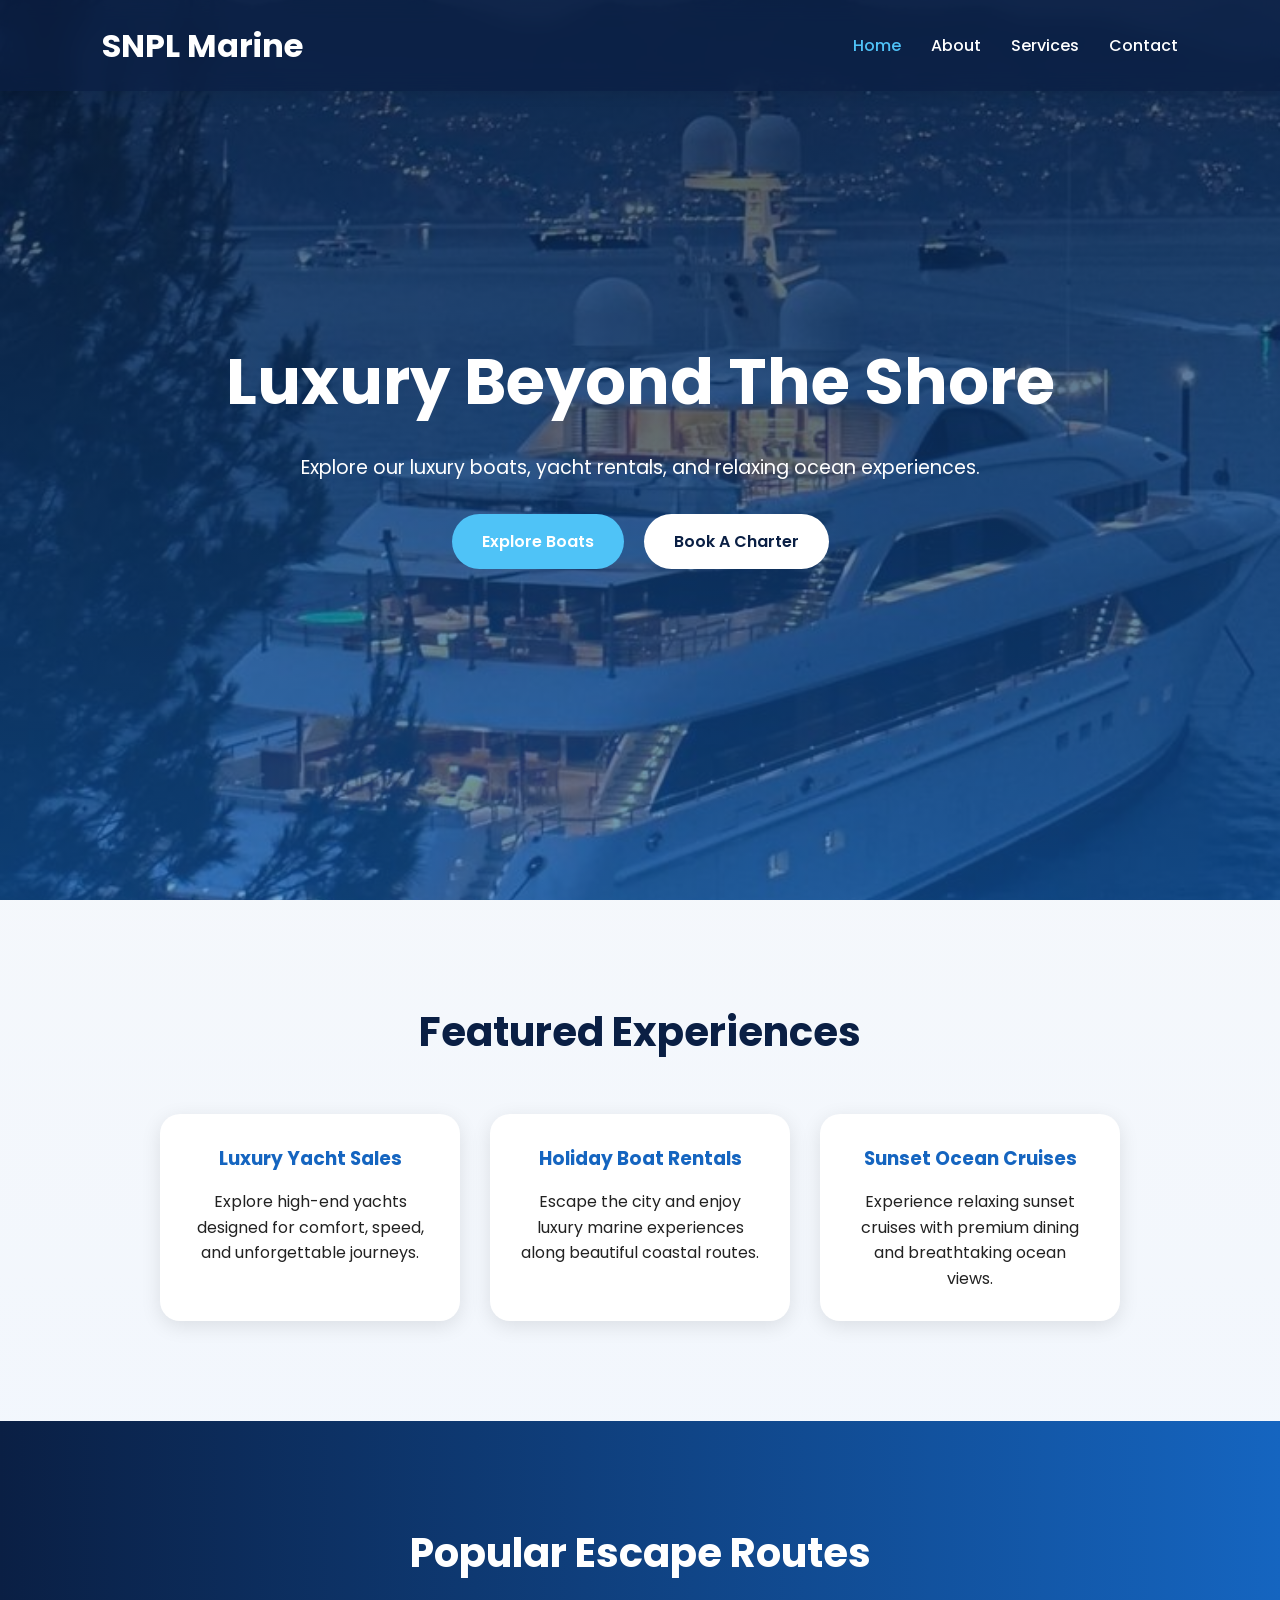
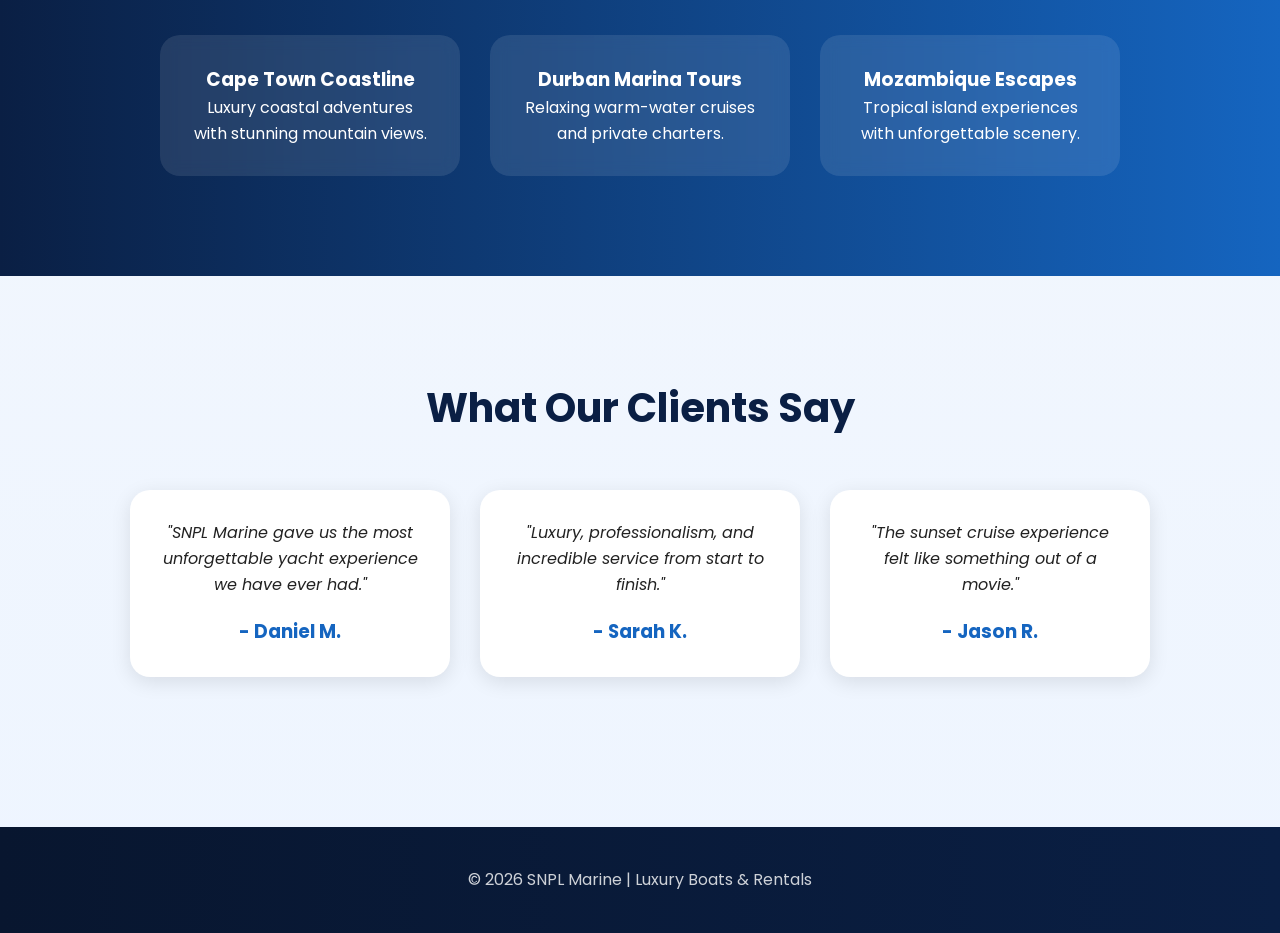
<file: Index.html>
<!DOCTYPE html>
<html lang="en">
<head>
    <!-- Basic Setup -->
    <meta charset="UTF-8">
    <meta name="viewport" content="width=device-width, initial-scale=1.0">

    <!-- Website Title -->
    <title>SNPL Marine | Luxury Boats & Yacht Rentals</title>

    <!-- CSS Link -->
    <link rel="stylesheet" href="css/styles.css">

    <!-- Google Fonts -->
    <link rel="preconnect" href="https://fonts.googleapis.com">
    <link href="https://fonts.googleapis.com/css2?family=Poppins:wght@300;400;500;600;700&display=swap" rel="stylesheet">
</head>

<body>

    <!-- HEADER -->
    <header>
        <nav class="navbar">

            <!-- Logo -->
            <h1 class="logo">SNPL Marine</h1>

            <!-- Navigation Links -->
            <ul class="nav-links">
                <li><a href="index.html" class="active">Home</a></li>
                <li><a href="about.html">About</a></li>
                <li><a href="services.html">Services</a></li>
                <li><a href="contact.html">Contact</a></li>
            </ul>

        </nav>
    </header>

    <!-- HERO SECTION -->
    <main>

        <section class="hero">

            <div class="hero-content">

                <h2>Luxury Beyond The Shore</h2>

                <p>
                   Explore our luxury boats, yacht rentals,
                   and relaxing ocean experiences. 
                </p>

                <div class="hero-buttons">
                    <a href="services.html" class="btn-primary">Explore Boats</a>
                    <a href="contact.html" class="btn-secondary">Book A Charter</a>
                </div>

            </div>

        </section>

        <!-- FEATURED SECTION -->
        <section class="featured">

            <h2>Featured Experiences</h2>

            <div class="card-container">

                <article class="card">
                    <h3>Luxury Yacht Sales</h3>

                    <p>
                        Explore high-end yachts designed for comfort,
                        speed, and unforgettable journeys.
                    </p>
                </article>

                <article class="card">
                    <h3>Holiday Boat Rentals</h3>

                    <p>
                        Escape the city and enjoy luxury marine experiences
                        along beautiful coastal routes.
                    </p>
                </article>

                <article class="card">
                    <h3>Sunset Ocean Cruises</h3>

                    <p>
                        Experience relaxing sunset cruises with premium
                        dining and breathtaking ocean views.
                    </p>
                </article>

            </div>

        </section>

        <!-- HOLIDAY ROUTES -->
        <section class="routes">

            <h2>Popular Escape Routes</h2>

            <div class="route-container">

                <article class="route-card">
                    <h3>Cape Town Coastline</h3>
                    <p>Luxury coastal adventures with stunning mountain views.</p>
                </article>

                <article class="route-card">
                    <h3>Durban Marina Tours</h3>
                    <p>Relaxing warm-water cruises and private charters.</p>
                </article>

                <article class="route-card">
                    <h3>Mozambique Escapes</h3>
                    <p>Tropical island experiences with unforgettable scenery.</p>
                </article>

            </div>

        </section>

    </main>

<!-- TESTIMONIALS -->
<section class="testimonials">

    <h2>What Our Clients Say</h2>

    <div class="testimonial-container">

        <article class="testimonial-card">

            <p>
                "SNPL Marine gave us the most unforgettable
                yacht experience we have ever had."
            </p>

            <h3>- Daniel M.</h3>

        </article>

        <article class="testimonial-card">

            <p>
                "Luxury, professionalism, and incredible service
                from start to finish."
            </p>

            <h3>- Sarah K.</h3>

        </article>

        <article class="testimonial-card">

            <p>
                "The sunset cruise experience felt like something
                out of a movie."
            </p>

            <h3>- Jason R.</h3>

        </article>

    </div>

</section>

    <!-- FOOTER -->
    <footer>

        <p>© 2026 SNPL Marine | Luxury Boats & Rentals</p>

    </footer>

</body>
</html>
</file>
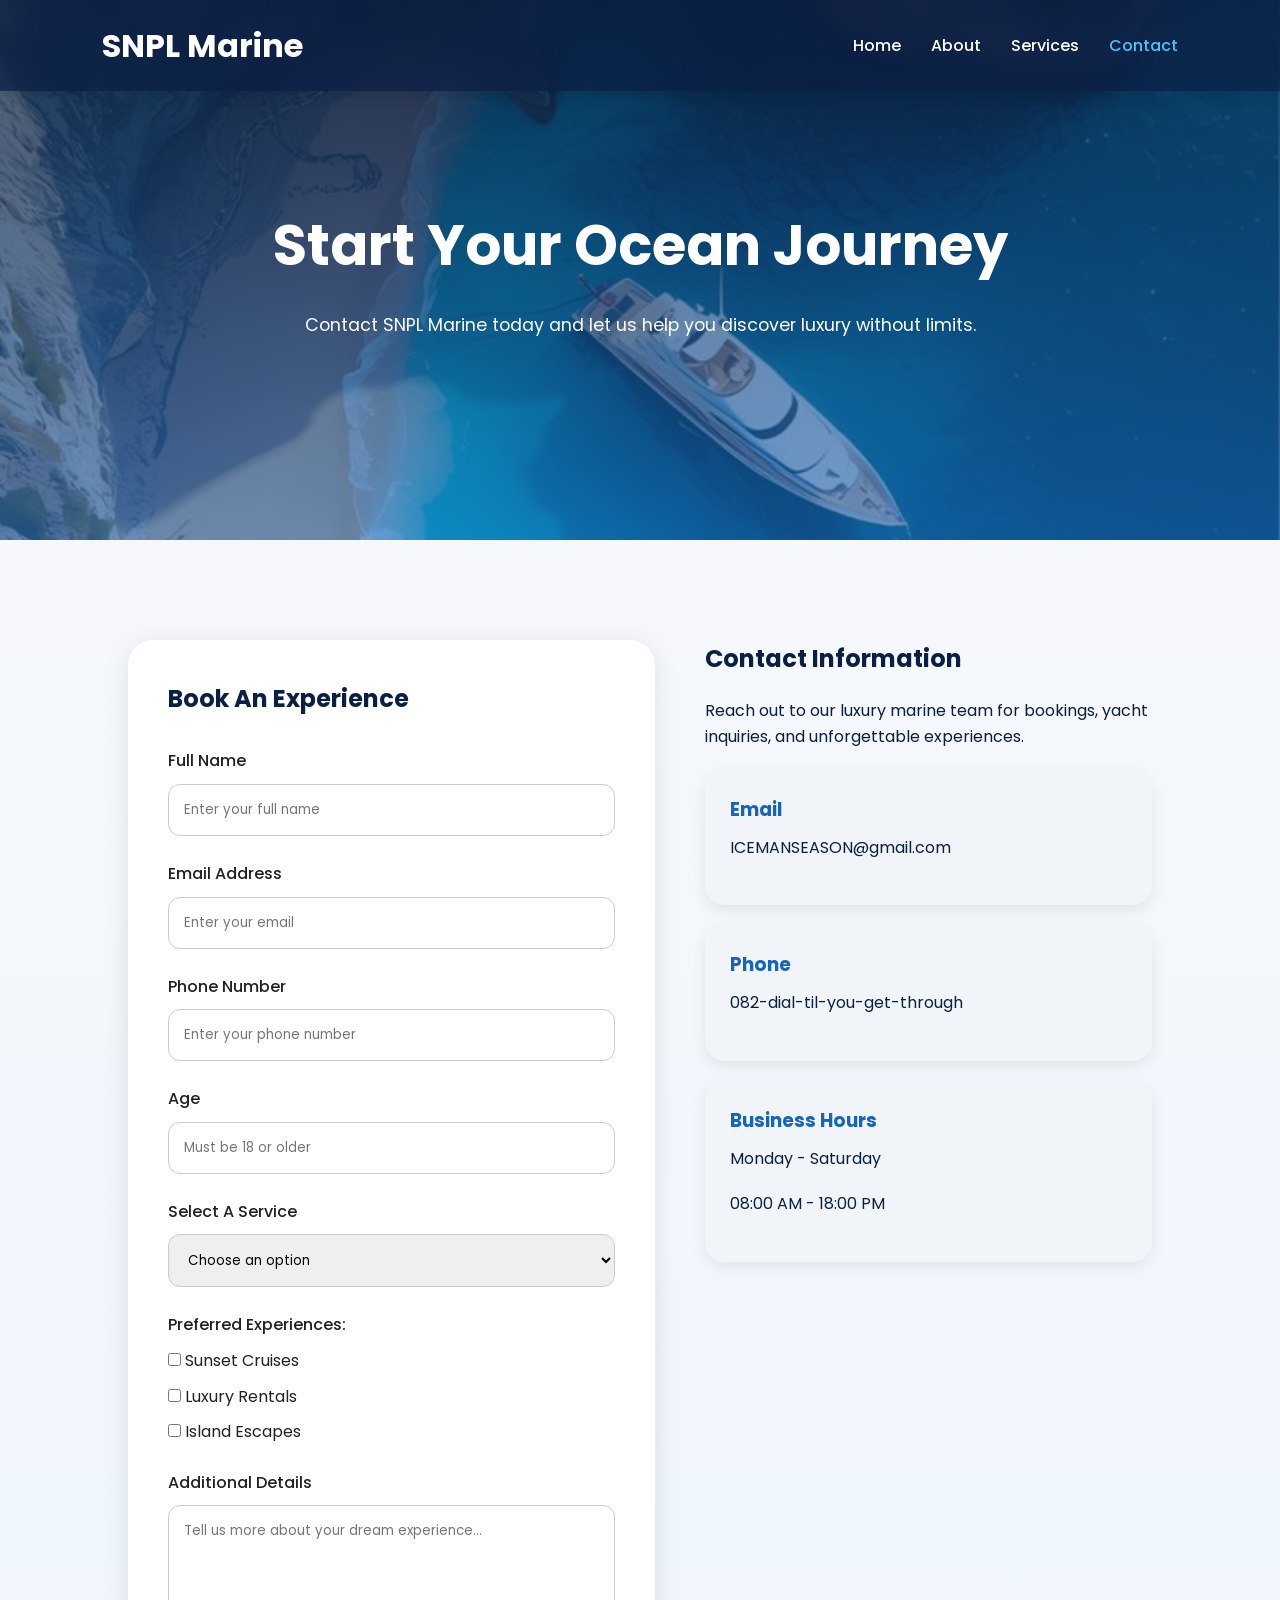
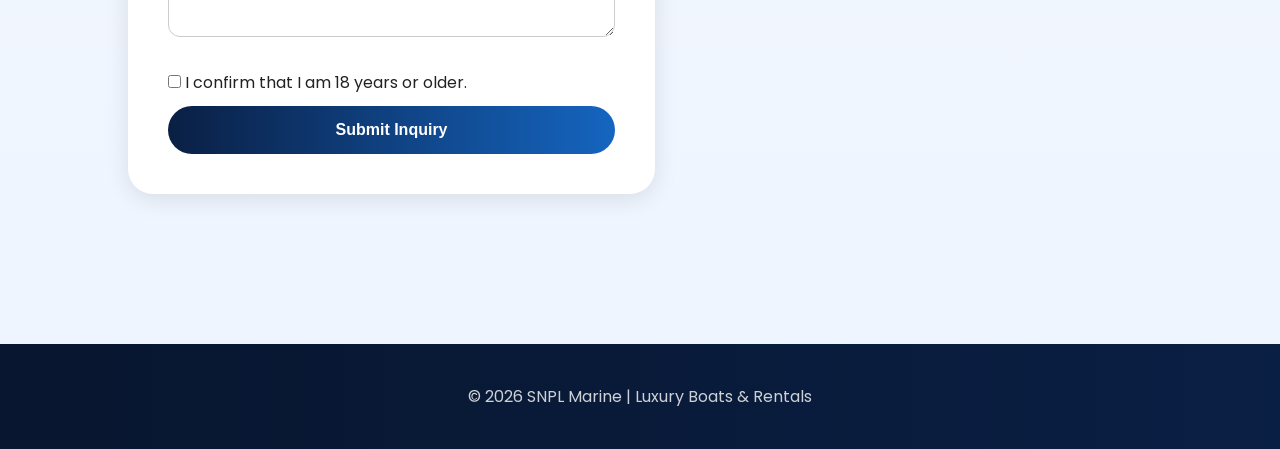
<file: contact.html>
<!DOCTYPE html>
<html lang="en">
<head>

    <!-- Basic Setup -->
    <meta charset="UTF-8">
    <meta name="viewport" content="width=device-width, initial-scale=1.0">

    <!-- Website Title -->
    <title>Contact Us | SNPL Marine</title>

    <!-- CSS Link -->
    <link rel="stylesheet" href="css/styles.css">

    <!-- Google Fonts -->
    <link rel="preconnect" href="https://fonts.googleapis.com">
    <link href="https://fonts.googleapis.com/css2?family=Poppins:wght@300;400;500;600;700&display=swap" rel="stylesheet">

</head>

<body>

    <!-- HEADER -->
    <header>

        <nav class="navbar">

            <h1 class="logo">SNPL Marine</h1>

            <ul class="nav-links">
                <li><a href="index.html">Home</a></li>
                <li><a href="about.html">About</a></li>
                <li><a href="services.html">Services</a></li>
                <li><a href="contact.html" class="active">Contact</a></li>
            </ul>

        </nav>

    </header>

    <!-- MAIN CONTENT -->
    <main>

        <!-- CONTACT HERO -->
        <section class="contact-hero">

            <div class="contact-hero-content">

                <h2>Start Your Ocean Journey</h2>

                <p>
                    Contact SNPL Marine today and let us help you
                    discover luxury without limits.
                </p>

            </div>

        </section>

        <!-- CONTACT SECTION -->
        <section class="contact-section">

            <!-- FORM -->
            <div class="contact-form-container">

                <h2>Book An Experience</h2>

                <form>

                    <!-- FULL NAME -->
                    <div class="form-group">

                        <label for="fullname">Full Name</label>

                        <input
                            type="text"
                            id="fullname"
                            placeholder="Enter your full name"
                            required
                        >

                    </div>

                    <!-- EMAIL -->
                    <div class="form-group">

                        <label for="email">Email Address</label>

                        <input
                            type="email"
                            id="email"
                            placeholder="Enter your email"
                            required
                        >

                    </div>

                    <!-- PHONE -->
                    <div class="form-group">

                        <label for="phone">Phone Number</label>

                        <input
                            type="tel"
                            id="phone"
                            placeholder="Enter your phone number"
                            required
                        >

                    </div>

                    <!-- AGE -->
                    <div class="form-group">

                        <label for="age">Age</label>

                        <input
                            type="number"
                            id="age"
                            min="18"
                            placeholder="Must be 18 or older"
                            required
                        >

                    </div>

                    <!-- SERVICE DROPDOWN -->
                    <div class="form-group">

                        <label for="service">Select A Service</label>

                        <select id="service" required>

                            <option value="">Choose an option</option>

                            <option>Luxury Yacht Sales</option>
                            <option>Holiday Boat Rentals</option>
                            <option>Private Ocean Cruises</option>
                            <option>Marine Maintenance</option>

                        </select>

                    </div>

                    <!-- CHECKBOXES -->
                    <div class="checkbox-group">

                        <p>Preferred Experiences:</p>

                        <label>
                            <input type="checkbox">
                            Sunset Cruises
                        </label>

                        <label>
                            <input type="checkbox">
                            Luxury Rentals
                        </label>

                        <label>
                            <input type="checkbox">
                            Island Escapes
                        </label>

                    </div>

                    <!-- MESSAGE -->
                    <div class="form-group">

                        <label for="message">Additional Details</label>

                        <textarea
                            id="message"
                            rows="5"
                            placeholder="Tell us more about your dream experience..."
                        ></textarea>

                    </div>

                    <!-- TERMS -->
                    <div class="terms">

                        <label>
                            <input type="checkbox" required>
                            I confirm that I am 18 years or older.
                        </label>

                    </div>

                    <!-- BUTTON -->
                    <button type="submit" class="submit-btn">
                        Submit Inquiry
                    </button>

                </form>

            </div>

            <!-- CONTACT INFO -->
            <div class="contact-info">

                <h2>Contact Information</h2>

                <p>
                    Reach out to our luxury marine team for bookings,
                    yacht inquiries, and unforgettable experiences.
                </p>

                <div class="info-box">

                    <h3>Email</h3>
                    <p>ICEMANSEASON@gmail.com</p>

                </div>

                <div class="info-box">

                    <h3>Phone</h3>
                    <p>082-dial-til-you-get-through</p>

                </div>

                <div class="info-box">

                    <h3>Business Hours</h3>
                    <p>Monday - Saturday</p>
                    <p>08:00 AM - 18:00 PM</p>

                </div>

            </div>

        </section>

    </main>

    <!-- FOOTER -->
    <footer>

        <p>© 2026 SNPL Marine | Luxury Boats & Rentals</p>

    </footer>

</body>
</html>
</file>
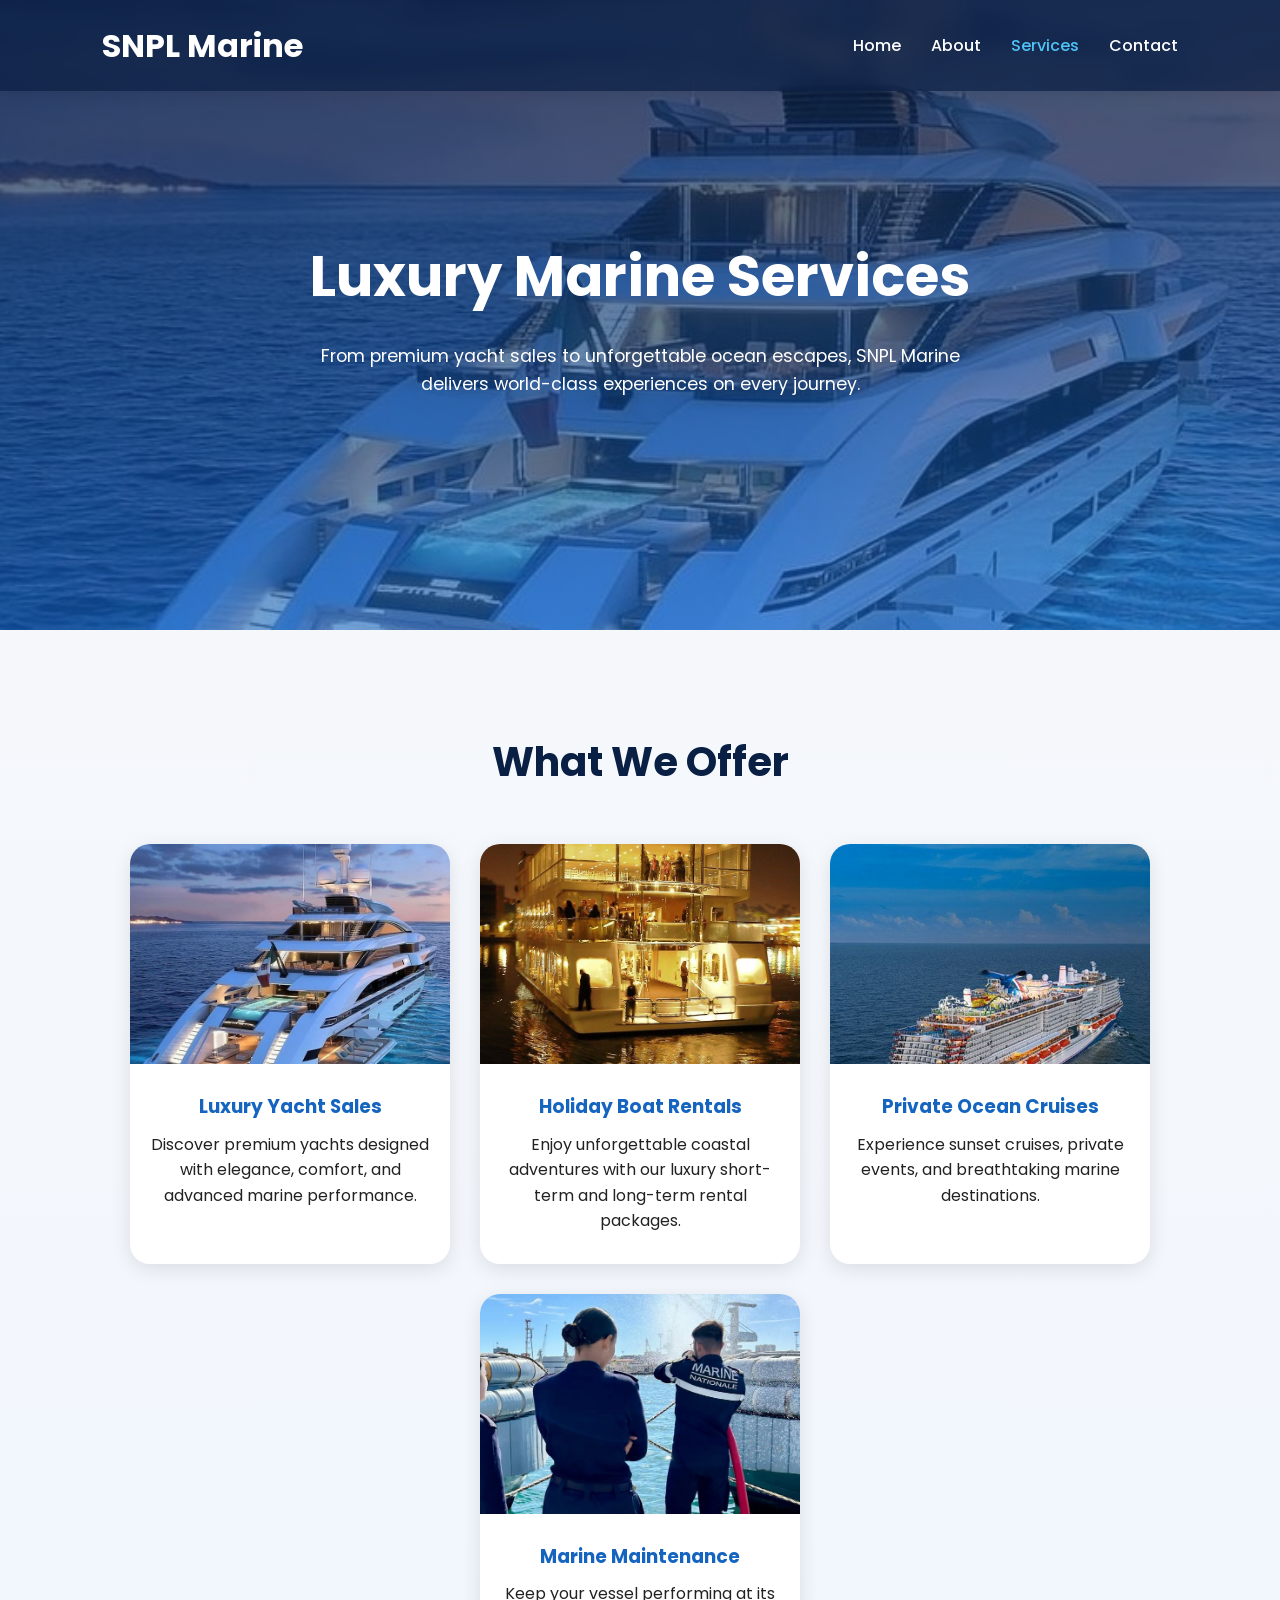
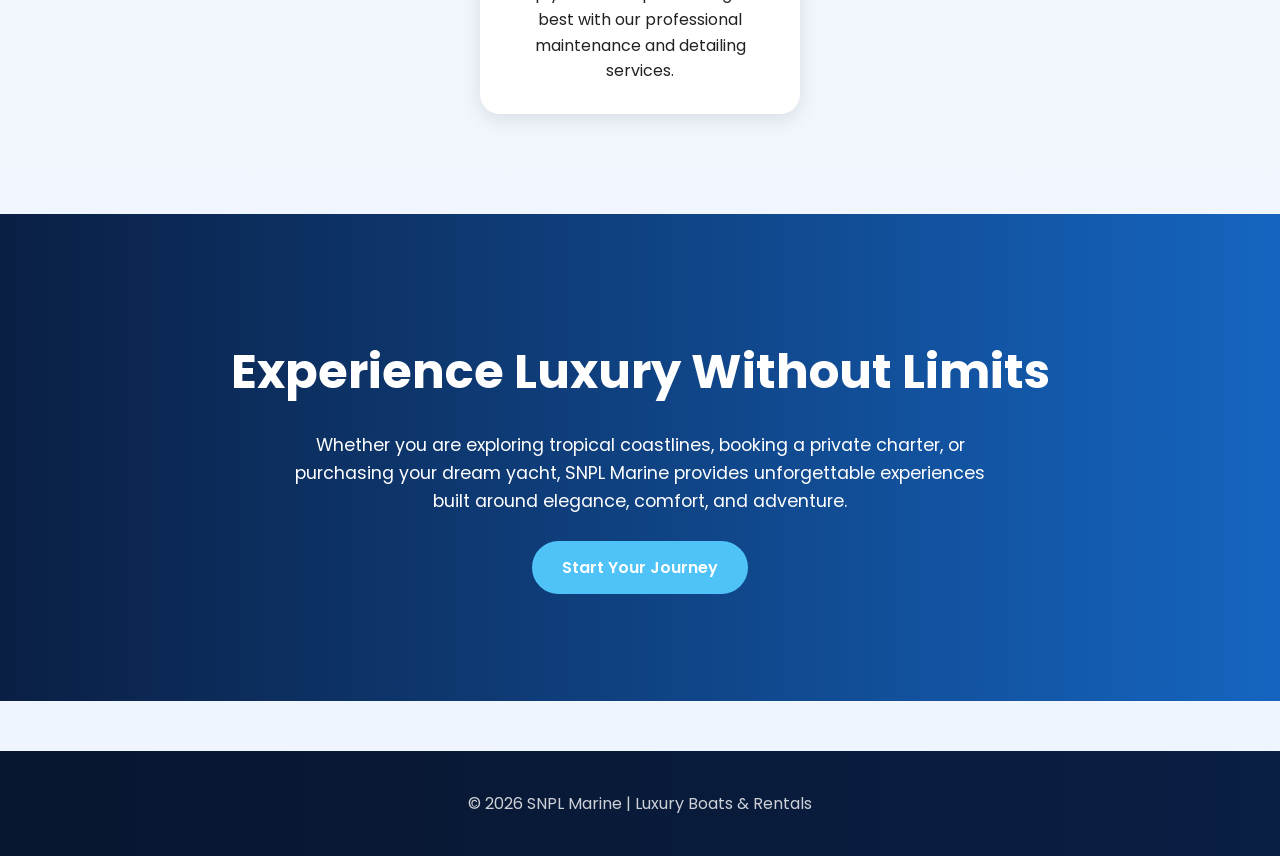
<file: services.html>
<!DOCTYPE html>
<html lang="en">
<head>

    <!-- Basic Setup -->
    <meta charset="UTF-8">
    <meta name="viewport" content="width=device-width, initial-scale=1.0">

    <!-- Website Title -->
    <title>Services | SNPL Marine</title>

    <!-- CSS Link -->
    <link rel="stylesheet" href="css/styles.css">

    <!-- Google Fonts -->
    <link rel="preconnect" href="https://fonts.googleapis.com">
    <link href="https://fonts.googleapis.com/css2?family=Poppins:wght@300;400;500;600;700&display=swap" rel="stylesheet">

</head>

<body>

    <!-- HEADER -->
    <header>

        <nav class="navbar">

            <h1 class="logo">SNPL Marine</h1>

            <ul class="nav-links">
                <li><a href="index.html">Home</a></li>
                <li><a href="about.html">About</a></li>
                <li><a href="services.html" class="active">Services</a></li>
                <li><a href="contact.html">Contact</a></li>
            </ul>

        </nav>

    </header>

    <!-- MAIN CONTENT -->
    <main>

        <!-- HERO SECTION -->
        <section class="services-hero">

            <div class="services-hero-content">

                <h2>Luxury Marine Services</h2>

                <p>
                    From premium yacht sales to unforgettable ocean escapes,
                    SNPL Marine delivers world-class experiences on every journey.
                </p>

            </div>

        </section>

        <!-- SERVICES SECTION -->
        <section class="services-section">

            <h2>What We Offer</h2>

            <div class="services-container">

                <!-- CARD 1 -->
                <article class="service-card">

                    <img src="images/yacht2.jpg" alt="Luxury Yacht">

                    <h3>Luxury Yacht Sales</h3>

                    <p>
                        Discover premium yachts designed with elegance,
                        comfort, and advanced marine performance.
                    </p>

                </article>

                <!-- CARD 2 -->
                <article class="service-card">

                    <img src="images/rental.jpg" alt="Boat Rental">

                    <h3>Holiday Boat Rentals</h3>

                    <p>
                        Enjoy unforgettable coastal adventures with our
                        luxury short-term and long-term rental packages.
                    </p>

                </article>

                <!-- CARD 3 -->
                <article class="service-card">

                    <img src="images/cruise.jpg" alt="Ocean Cruise">

                    <h3>Private Ocean Cruises</h3>

                    <p>
                        Experience sunset cruises, private events,
                        and breathtaking marine destinations.
                    </p>

                </article>

                <!-- CARD 4 -->
                <article class="service-card">

                    <img src="images/maintenance.jpg" alt="Boat Maintenance">

                    <h3>Marine Maintenance</h3>

                    <p>
                        Keep your vessel performing at its best with our
                        professional maintenance and detailing services.
                    </p>

                </article>

            </div>

        </section>

        <!-- EXPERIENCE SECTION -->
        <section class="experience">

            <div class="experience-content">

                <h2>Experience Luxury Without Limits</h2>

                <p>
                    Whether you are exploring tropical coastlines,
                    booking a private charter, or purchasing your dream yacht,
                    SNPL Marine provides unforgettable experiences built around
                    elegance, comfort, and adventure.
                </p>

                <a href="contact.html" class="btn-primary">
                    Start Your Journey
                </a>

            </div>

        </section>

    </main>

    <!-- FOOTER -->
    <footer>

        <p>© 2026 SNPL Marine | Luxury Boats & Rentals</p>

    </footer>

</body>
</html>
</file>
<file: css/styles.css>
/* =========================
   GLOBAL STYLES
========================= */
html {
    scroll-behavior: smooth;
}
*{
    margin: 0;
    padding: 0;
    box-sizing: border-box;
}

body {
    font-family: 'Poppins', sans-serif;

    background:
        linear-gradient(to bottom, #f8f9fa, #eef5ff);

    color: #222;

    line-height: 1.6;
}

/* =========================
   NAVIGATION
========================= */

.navbar {
    display: flex;
    justify-content: space-between;
    align-items: center;

    padding: 20px 8%;

    position: fixed;
    width: 100%;

    background: rgba(10, 31, 68, 0.7);

    backdrop-filter: blur(10px);

    z-index: 1000;

    box-shadow: 0 2px 15px rgba(0,0,0,0.1);
}

.logo {
    color: white;
    font-size: 2rem;
    font-weight: 700;
}

.nav-links {
    display: flex;
    list-style: none;
    gap: 30px;
}

.nav-links a {
    text-decoration: none;
    color: white;
    font-weight: 500;
    transition: 0.3s;
}

.nav-links a:hover,
.nav-links .active {
    color: #4fc3f7;
}

/* =========================
   HERO SECTION
========================= */

.hero {
    height: 100vh;

    display: flex;
    justify-content: center;
    align-items: center;
    text-align: center;

    padding: 0 10%;

    background:
        linear-gradient(
            rgba(10, 31, 68, 0.7),
            rgba(21, 101, 192, 0.6)
        ),
        url('../images/hero-boat.jpg');

    background-size: cover;
    background-position: center;

    color: white;
}

.hero-content h2 {
    font-size: 4rem;
    margin-bottom: 20px;
}

.hero-content p {
    max-width: 700px;
    margin: auto;
    margin-bottom: 30px;

    font-size: 1.2rem;
}

/* =========================
   BUTTONS
========================= */

.hero-buttons {
    display: flex;
    justify-content: center;
    gap: 20px;
}

.btn-primary,
.btn-secondary {
    padding: 15px 30px;
    border-radius: 50px;

    text-decoration: none;
    font-weight: 600;

    transition: 0.3s;
}

.btn-primary {
    background: #4fc3f7;
    color: white;
}

.btn-secondary {
    background: white;
    color: #0a1f44;
}

.btn-primary:hover,
.btn-secondary:hover,
.submit-btn:hover {

    transform: translateY(-5px);

    box-shadow: 0 10px 20px rgba(0,0,0,0.15);

    opacity: 0.95;
}

/* =========================
   FEATURED SECTION
========================= */

.featured {
    padding: 100px 10%;
    text-align: center;
}

.featured h2 {
    margin-bottom: 50px;
    font-size: 2.5rem;
    color: #0a1f44;
}

.card-container {
    display: flex;
    gap: 30px;
    justify-content: center;
    flex-wrap: wrap;
}

.card {
    background: white;

    padding: 30px;

    border-radius: 20px;

    width: 300px;

    box-shadow: 0 5px 20px rgba(0,0,0,0.1);

    transition: 0.3s;
}

.card:hover {

    transform: translateY(-10px);

    box-shadow: 0 15px 30px rgba(0,0,0,0.15);

}

.card h3 {
    margin-bottom: 15px;
    color: #1565c0;
}

/* =========================
   HOLIDAY ROUTES
========================= */

.routes {
    padding: 100px 10%;

    background:
        linear-gradient(to right, #0a1f44, #1565c0);

    color: white;

    text-align: center;
}

.routes h2 {
    margin-bottom: 50px;
    font-size: 2.5rem;
}

.route-container {
    display: flex;
    gap: 30px;
    justify-content: center;
    flex-wrap: wrap;
}

.route-card {
    background: rgba(255,255,255,0.1);

    padding: 30px;

    border-radius: 20px;

    width: 300px;

    backdrop-filter: blur(8px);

    transition: 0.3s;
}

.route-card:hover {
    transform: scale(1.05);
}

/* =========================
   FOOTER
========================= */

footer {
    background: linear-gradient(to right, #08162f, #0a1f44);

    color: white;

    text-align: center;

    padding: 40px 20px;

    margin-top: 50px;
}

footer p {
    opacity: 0.8;
}

/* =========================
   RESPONSIVE DESIGN
========================= */

@media (max-width: 768px) {

    .navbar {
        flex-direction: column;
        gap: 20px;
    }

    .hero-content h2 {
        font-size: 2.5rem;
    }

    .hero-buttons {
        flex-direction: column;
    }

}

/* =========================
   ABOUT HERO
========================= */

.about-hero {
    height: 70vh;

    display: flex;
    justify-content: center;
    align-items: center;

    text-align: center;

    padding: 0 10%;

    background:
        linear-gradient(
            rgba(10, 31, 68, 0.7),
            rgba(21, 101, 192, 0.6)
        ),
        url('../images/yacht1.jpg');

    background-size: cover;
    background-position: center;

    color: white;
}

.about-hero-content h2 {
    font-size: 3.5rem;
    margin-bottom: 20px;
}

.about-hero-content p {
    max-width: 700px;
    margin: auto;

    font-size: 1.1rem;
}

/* =========================
   ABOUT SECTION
========================= */

.about-section {
    display: flex;
    justify-content: center;
    align-items: center;

    gap: 50px;

    padding: 100px 10%;

    flex-wrap: wrap;
}

.about-text {
    flex: 1;
    min-width: 300px;
}

.about-text h2 {
    font-size: 2.5rem;
    margin-bottom: 20px;

    color: #0a1f44;
}

.about-text p {
    margin-bottom: 20px;
}

.about-image {
    flex: 1;
    min-width: 300px;
}

.about-image img {
    width: 100%;

    border-radius: 20px;

    box-shadow: 0 5px 20px rgba(0,0,0,0.2);
}

/* =========================
   VALUES SECTION
========================= */

.values {
    padding: 100px 10%;

    background: #f1f5f9;

    text-align: center;
}

.values h2 {
    font-size: 2.5rem;
    margin-bottom: 50px;

    color: #0a1f44;
}

.values-container {
    display: flex;
    justify-content: center;

    gap: 30px;

    flex-wrap: wrap;
}

.value-card {
    background: white;

    padding: 30px;

    width: 300px;

    border-radius: 20px;

    box-shadow: 0 5px 20px rgba(0,0,0,0.1);

    transition: 0.3s;
}

.card:hover {

    transform: translateY(-10px);

    box-shadow: 0 15px 30px rgba(0,0,0,0.15);

}

.value-card h3 {
    margin-bottom: 15px;

    color: #1565c0;
}

/* =========================
   SERVICES HERO
========================= */

.services-hero {
    height: 70vh;

    display: flex;
    justify-content: center;
    align-items: center;

    text-align: center;

    padding: 0 10%;

    background:
        linear-gradient(
            rgba(10, 31, 68, 0.7),
            rgba(21, 101, 192, 0.6)
        ),
        url('../images/yacht2.jpg');

    background-size: cover;
    background-position: center;

    color: white;
}

.services-hero-content h2 {
    font-size: 3.5rem;
    margin-bottom: 20px;
}

.services-hero-content p {
    max-width: 700px;
    margin: auto;

    font-size: 1.1rem;
}

/* =========================
   SERVICES SECTION
========================= */

.services-section {
    padding: 100px 10%;

    text-align: center;
}

.services-section h2 {
    font-size: 2.5rem;

    margin-bottom: 50px;

    color: #0a1f44;
}

.services-container {
    display: flex;
    justify-content: center;

    gap: 30px;

    flex-wrap: wrap;
}

.service-card {
    background: white;

    width: 320px;

    border-radius: 20px;

    overflow: hidden;

    box-shadow: 0 5px 20px rgba(0,0,0,0.1);

    transition: 0.3s;
}

.card:hover {

    transform: translateY(-10px);

    box-shadow: 0 15px 30px rgba(0,0,0,0.15);

}

.service-card img {
    width: 100%;
    height: 220px;

    object-fit: cover;
}

.service-card h3 {
    margin: 20px 0 10px;

    color: #1565c0;
}

.service-card p {
    padding: 0 20px 30px;
}

/* =========================
   EXPERIENCE SECTION
========================= */

.experience {
    padding: 120px 10%;

    background:
        linear-gradient(to right, #0a1f44, #1565c0);

    text-align: center;

    color: white;
}

.experience-content h2 {
    font-size: 3rem;

    margin-bottom: 20px;
}

.experience-content p {
    max-width: 700px;

    margin: auto;

    margin-bottom: 40px;

    font-size: 1.1rem;
}

/* =========================
   CONTACT HERO
========================= */

.contact-hero {
    height: 60vh;

    display: flex;
    justify-content: center;
    align-items: center;

    text-align: center;

    padding: 0 10%;

    background:
        linear-gradient(
            rgba(10, 31, 68, 0.7),
            rgba(21, 101, 192, 0.6)
        ),
        url('../images/contact-bg.jpg');

    background-size: cover;
    background-position: center;

    color: white;
}

.contact-hero-content h2 {
    font-size: 3.5rem;
    margin-bottom: 20px;
}

.contact-hero-content p {
    max-width: 700px;
    margin: auto;

    font-size: 1.1rem;
}

/* =========================
   CONTACT SECTION
========================= */

.contact-section {
    display: flex;
    justify-content: center;

    gap: 50px;

    padding: 100px 10%;

    flex-wrap: wrap;
}

/* =========================
   FORM CONTAINER
========================= */

.contact-form-container {
    flex: 1;
    min-width: 320px;

    background: white;

    padding: 40px;

    border-radius: 25px;

    box-shadow: 0 5px 25px rgba(0,0,0,0.1);
}

.contact-form-container h2 {
    margin-bottom: 30px;

    color: #0a1f44;
}

/* =========================
   FORM GROUPS
========================= */

.form-group {
    margin-bottom: 25px;
}

.form-group label {
    display: block;

    margin-bottom: 10px;

    font-weight: 500;
}

.form-group input,
.form-group select,
.form-group textarea {
    width: 100%;

    padding: 15px;

    border: 1px solid #ccc;

    border-radius: 12px;

    font-family: 'Poppins', sans-serif;

    transition: 0.3s;
}

.form-group input:focus,
.form-group select:focus,
.form-group textarea:focus {
    border-color: #1565c0;

    outline: none;

    box-shadow: 0 0 10px rgba(21,101,192,0.3);
}

/* =========================
   CHECKBOXES
========================= */

.checkbox-group {
    margin-bottom: 25px;
}

.checkbox-group p {
    margin-bottom: 10px;

    font-weight: 500;
}

.checkbox-group label,
.terms label {
    display: block;

    margin-bottom: 10px;
}

/* =========================
   BUTTON
========================= */

.submit-btn {
    width: 100%;

    padding: 15px;

    border: none;

    border-radius: 50px;

    background: linear-gradient(to right, #0a1f44, #1565c0);

    color: white;

    font-size: 1rem;

    font-weight: 600;

    cursor: pointer;

    transition: 0.3s;
}

.submit-btn:hover {
    transform: translateY(-5px);

    opacity: 0.9;
}

/* =========================
   CONTACT INFO
========================= */

.contact-info {
    flex: 1;
    min-width: 300px;

    color: #0a1f44;
}

.contact-info h2 {
    margin-bottom: 20px;
}

.contact-info p {
    margin-bottom: 20px;
}

.info-box {
    background: #f1f5f9;

    padding: 25px;

    border-radius: 20px;

    margin-bottom: 20px;

    box-shadow: 0 5px 15px rgba(0,0,0,0.08);
}

.info-box h3 {
    margin-bottom: 10px;

    color: #1565c0;
}

/* =========================
   TESTIMONIALS
========================= */

.testimonials {
    padding: 100px 10%;

    text-align: center;
}

.testimonials h2 {
    font-size: 2.5rem;

    margin-bottom: 50px;

    color: #0a1f44;
}

.testimonial-container {
    display: flex;

    justify-content: center;

    gap: 30px;

    flex-wrap: wrap;
}

.testimonial-card {
    background: white;

    width: 320px;

    padding: 30px;

    border-radius: 20px;

    box-shadow: 0 5px 20px rgba(0,0,0,0.1);

    transition: 0.3s;
}

.testimonial-card:hover {

    transform: translateY(-10px);

    box-shadow: 0 15px 30px rgba(0,0,0,0.15);

}

.testimonial-card p {
    margin-bottom: 20px;

    font-style: italic;
}

.testimonial-card h3 {
    color: #1565c0;
}
</file>
